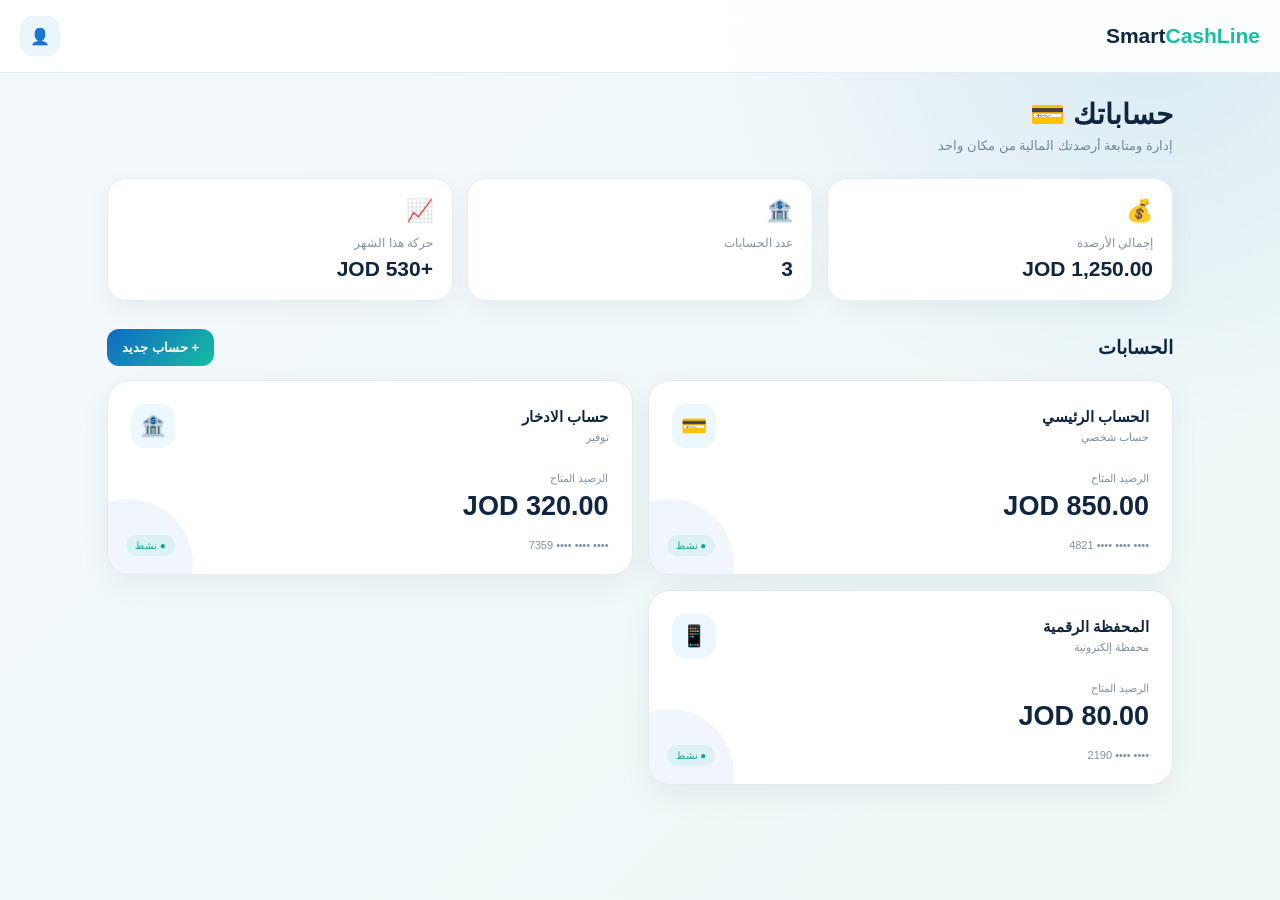
<file: templates/templates/accounts.html>
<!DOCTYPE html>
<html lang="ar" dir="rtl">
<head>
    <meta charset="UTF-8">
    <meta name="viewport" content="width=device-width, initial-scale=1.0">

    <title>SmartCashLine | الحسابات</title>

    <style>
        * {
            box-sizing: border-box;
            margin: 0;
            padding: 0;
        }

        body {
            font-family: Arial, Tahoma, sans-serif;
            background:
                radial-gradient(circle at 90% 0%, rgba(18,104,196,.10), transparent 30%),
                linear-gradient(135deg, #f3f8fc, #eef8f6);
            color: #10253f;
            min-height: 100vh;
        }

        .header {
            background: rgba(255,255,255,.88);
            border-bottom: 1px solid #e5edf4;
            padding: 16px 20px;
            display: flex;
            align-items: center;
            justify-content: space-between;
            position: sticky;
            top: 0;
            z-index: 10;
            backdrop-filter: blur(15px);
        }

        .logo {
            font-size: 21px;
            font-weight: 900;
        }

        .logo span {
            color: #16bfa2;
        }

        .profile {
            width: 40px;
            height: 40px;
            border-radius: 13px;
            background: #eaf5fb;
            display: flex;
            align-items: center;
            justify-content: center;
        }

        .container {
            max-width: 1100px;
            margin: auto;
            padding: 25px 17px 100px;
        }

        .top {
            margin-bottom: 25px;
        }

        .top h1 {
            font-size: 28px;
            margin-bottom: 7px;
        }

        .top p {
            color: #73869a;
            font-size: 13px;
        }

        .summary {
            display: grid;
            grid-template-columns: repeat(3, 1fr);
            gap: 14px;
            margin-bottom: 28px;
        }

        .summary-card {
            background: white;
            border: 1px solid #e5edf4;
            border-radius: 19px;
            padding: 19px;
            box-shadow: 0 8px 25px rgba(24,55,88,.05);
        }

        .summary-icon {
            font-size: 22px;
            margin-bottom: 12px;
        }

        .summary-title {
            color: #8091a2;
            font-size: 12px;
            margin-bottom: 7px;
        }

        .summary-value {
            font-size: 21px;
            font-weight: 800;
        }

        .accounts-title {
            display: flex;
            justify-content: space-between;
            align-items: center;
            margin-bottom: 14px;
        }

        .accounts-title h2 {
            font-size: 19px;
        }

        .add-btn {
            border: 0;
            background: linear-gradient(135deg, #1268c4, #16bda2);
            color: white;
            border-radius: 12px;
            padding: 11px 15px;
            font-weight: 700;
            cursor: pointer;
        }

        .accounts {
            display: grid;
            grid-template-columns: repeat(2, 1fr);
            gap: 15px;
        }

        .account {
            position: relative;
            overflow: hidden;
            background: white;
            border: 1px solid #e3ebf2;
            border-radius: 22px;
            padding: 23px;
            min-height: 190px;
            box-shadow: 0 10px 30px rgba(24,55,88,.06);
        }

        .account::after {
            content: "";
            position: absolute;
            width: 130px;
            height: 130px;
            border-radius: 50%;
            background: rgba(18,104,196,.06);
            left: -45px;
            bottom: -55px;
        }

        .account-header {
            display: flex;
            justify-content: space-between;
            align-items: center;
            margin-bottom: 24px;
        }

        .account-name {
            font-weight: 800;
            font-size: 15px;
        }

        .account-type {
            color: #7d8fa1;
            font-size: 11px;
            margin-top: 5px;
        }

        .account-icon {
            width: 44px;
            height: 44px;
            border-radius: 14px;
            background: #edf7ff;
            display: flex;
            align-items: center;
            justify-content: center;
            font-size: 21px;
        }

        .account-balance-label {
            color: #8495a5;
            font-size: 11px;
            margin-bottom: 6px;
        }

        .account-balance {
            font-size: 27px;
            font-weight: 900;
            margin-bottom: 17px;
        }

        .account-number {
            color: #8192a2;
            font-size: 11px;
        }

        .status {
            position: absolute;
            left: 18px;
            bottom: 18px;
            font-size: 10px;
            color: #13a989;
            background: #e9faf5;
            padding: 5px 9px;
            border-radius: 20px;
        }

        .bottom-nav {
            position: fixed;
            bottom: 0;
            left: 0;
            right: 0;
            height: 67px;
            background: rgba(255,255,255,.94);
            border-top: 1px solid #e4ebf1;
            display: flex;
            align-items: center;
            justify-content: space-around;
            z-index: 20;
            backdrop-filter: blur(15px);
        }

        .bottom-nav a {
            text-decoration: none;
            color: #8292a2;
            font-size: 10px;
            text-align: center;
        }

        .bottom-nav a.active {
            color: #1268c4;
            font-weight: 700;
        }

        .bottom-nav div {
            font-size: 19px;
            margin-bottom: 3px;
        }

        @media (max-width: 700px) {

            .summary {
                grid-template-columns: 1fr 1fr;
            }

            .summary-card:last-child {
                grid-column: span 2;
            }

            .accounts {
                grid-template-columns: 1fr;
            }
        }

        @media (min-width: 800px) {

            .bottom-nav {
                display: none;
            }
        }

        @media (max-width: 380px) {

            .container {
                padding-left: 13px;
                padding-right: 13px;
            }

            .summary-card {
                padding: 15px;
            }

            .summary-value {
                font-size: 18px;
            }

            .account {
                padding: 19px;
            }
        }
    </style>
</head>

<body>

<header class="header">

    <div class="logo">
        Smart<span>CashLine</span>
    </div>

    <div class="profile">
        👤
    </div>

</header>


<main class="container">

    <section class="top">

        <h1>حساباتك 💳</h1>

        <p>
            إدارة ومتابعة أرصدتك المالية من مكان واحد
        </p>

    </section>


    <section class="summary">

        <div class="summary-card">

            <div class="summary-icon">💰</div>

            <div class="summary-title">
                إجمالي الأرصدة
            </div>

            <div class="summary-value">
                1,250.00 JOD
            </div>

        </div>


        <div class="summary-card">

            <div class="summary-icon">🏦</div>

            <div class="summary-title">
                عدد الحسابات
            </div>

            <div class="summary-value">
                3
            </div>

        </div>


        <div class="summary-card">

            <div class="summary-icon">📈</div>

            <div class="summary-title">
                حركة هذا الشهر
            </div>

            <div class="summary-value">
                +530 JOD
            </div>

        </div>

    </section>


    <div class="accounts-title">

        <h2>
            الحسابات
        </h2>

        <button class="add-btn" onclick="addAccount()">
            + حساب جديد
        </button>

    </div>


    <section class="accounts">


        <article class="account">

            <div class="account-header">

                <div>
                    <div class="account-name">
                        الحساب الرئيسي
                    </div>

                    <div class="account-type">
                        حساب شخصي
                    </div>
                </div>

                <div class="account-icon">
                    💳
                </div>

            </div>

            <div class="account-balance-label">
                الرصيد المتاح
            </div>

            <div class="account-balance">
                850.00 JOD
            </div>

            <div class="account-number">
                •••• •••• •••• 4821
            </div>

            <div class="status">
                ● نشط
            </div>

        </article>


        <article class="account">

            <div class="account-header">

                <div>
                    <div class="account-name">
                        حساب الادخار
                    </div>

                    <div class="account-type">
                        توفير
                    </div>
                </div>

                <div class="account-icon">
                    🏦
                </div>

            </div>

            <div class="account-balance-label">
                الرصيد المتاح
            </div>

            <div class="account-balance">
                320.00 JOD
            </div>

            <div class="account-number">
                •••• •••• •••• 7359
            </div>

            <div class="status">
                ● نشط
            </div>

        </article>


        <article class="account">

            <div class="account-header">

                <div>
                    <div class="account-name">
                        المحفظة الرقمية
                    </div>

                    <div class="account-type">
                        محفظة إلكترونية
                    </div>
                </div>

                <div class="account-icon">
                    📱
                </div>

            </div>

            <div class="account-balance-label">
                الرصيد المتاح
            </div>

            <div class="account-balance">
                80.00 JOD
            </div>

            <div class="account-number">
                •••• •••• 2190
            </div>

            <div class="status">
                ● نشط
            </div>

        </article>


    </section>

</main>


<nav class="bottom-nav">

    <a href="/dashboard">
        <div>📊</div>
        الرئيسية
    </a>

    <a href="/accounts" class="active">
        <div>💰</div>
        الحسابات
    </a>

    <a href="/transfers">
        <div>💸</div>
        التحويل
    </a>

    <a href="/transactions">
        <div>📋</div>
        العمليات
    </a>

    <a href="/settings">
        <div>⚙️</div>
        الإعدادات
    </a>

</nav>


<script>

function addAccount() {
    alert("سيتم تفعيل إضافة الحسابات عند ربط قاعدة البيانات.");
}

</script>

</body>
</html>
</file>
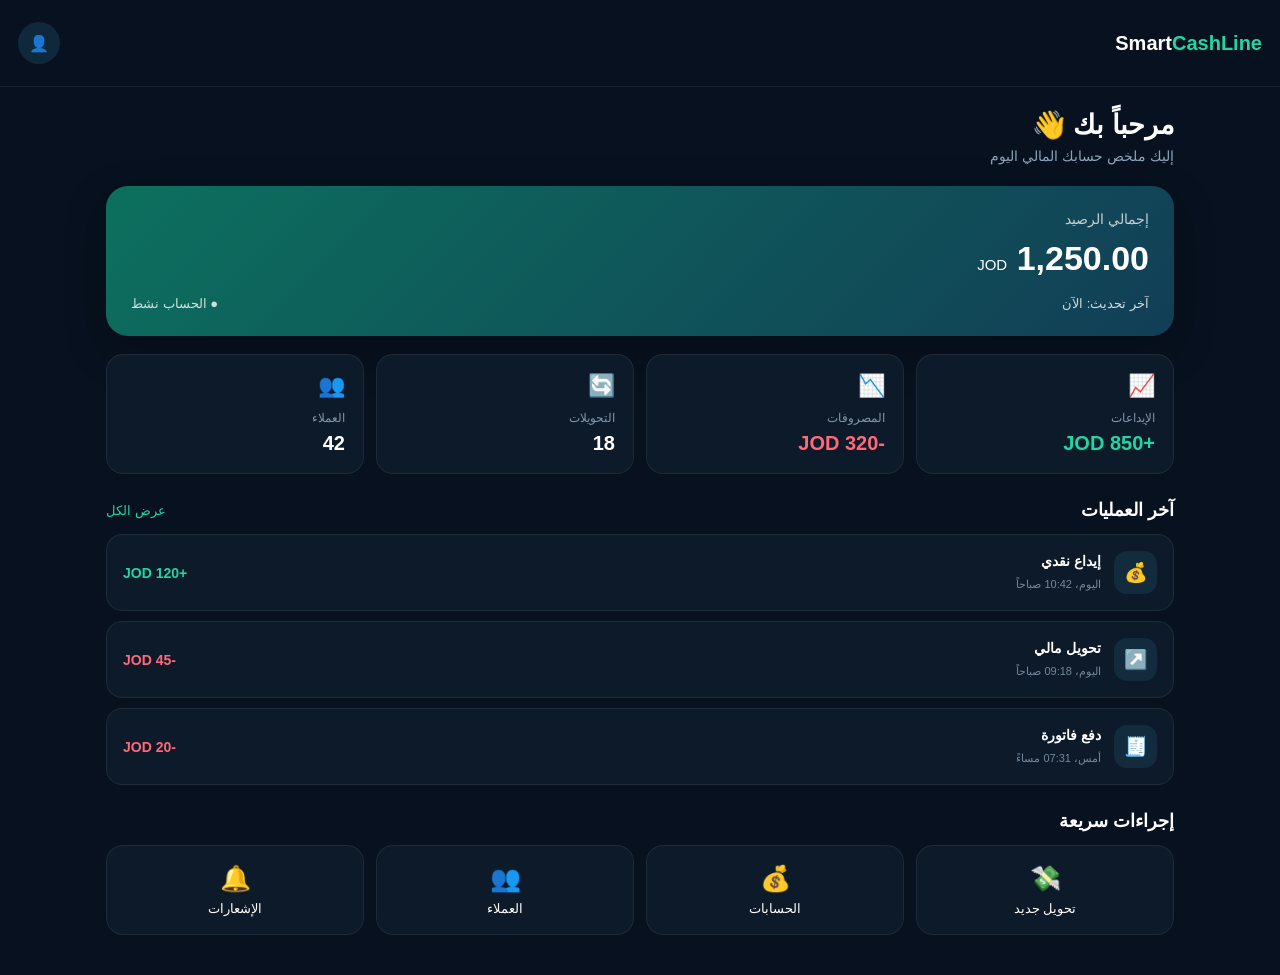
<file: templates/templates/dashboard.html>
<!DOCTYPE html>
<html lang="ar" dir="rtl">
<head>
    <meta charset="UTF-8">
    <meta name="viewport" content="width=device-width, initial-scale=1.0">
    <title>SmartCashLine | لوحة التحكم</title>

    <style>
        * {
            box-sizing: border-box;
            margin: 0;
            padding: 0;
        }

        body {
            font-family: Arial, sans-serif;
            background: #07111f;
            color: #ffffff;
            min-height: 100vh;
        }

        .header {
            padding: 22px 18px;
            display: flex;
            justify-content: space-between;
            align-items: center;
            border-bottom: 1px solid rgba(255,255,255,.08);
        }

        .logo {
            font-size: 20px;
            font-weight: 800;
        }

        .logo span {
            color: #20d6a3;
        }

        .user {
            width: 42px;
            height: 42px;
            border-radius: 50%;
            background: #10283b;
            display: flex;
            align-items: center;
            justify-content: center;
        }

        .container {
            padding: 22px 16px 40px;
            max-width: 1100px;
            margin: auto;
        }

        .welcome {
            margin-bottom: 22px;
        }

        .welcome h1 {
            font-size: 27px;
            margin-bottom: 7px;
        }

        .welcome p {
            color: #8ea3b8;
            font-size: 14px;
        }

        .balance-card {
            background: linear-gradient(135deg, #0c705e, #123e56);
            border-radius: 22px;
            padding: 25px;
            margin-bottom: 18px;
            box-shadow: 0 15px 40px rgba(0,0,0,.25);
        }

        .balance-title {
            color: rgba(255,255,255,.75);
            font-size: 14px;
            margin-bottom: 12px;
        }

        .balance {
            font-size: 34px;
            font-weight: 800;
            margin-bottom: 18px;
        }

        .balance small {
            font-size: 15px;
            font-weight: normal;
        }

        .balance-info {
            display: flex;
            justify-content: space-between;
            color: rgba(255,255,255,.8);
            font-size: 13px;
        }

        .stats {
            display: grid;
            grid-template-columns: repeat(2, 1fr);
            gap: 12px;
            margin-bottom: 25px;
        }

        .stat {
            background: #0c1a2a;
            border: 1px solid rgba(255,255,255,.07);
            border-radius: 17px;
            padding: 18px;
        }

        .stat-icon {
            font-size: 22px;
            margin-bottom: 12px;
        }

        .stat-title {
            color: #8297aa;
            font-size: 12px;
            margin-bottom: 7px;
        }

        .stat-value {
            font-size: 20px;
            font-weight: bold;
        }

        .section {
            margin-top: 25px;
        }

        .section-header {
            display: flex;
            justify-content: space-between;
            align-items: center;
            margin-bottom: 13px;
        }

        .section-header h2 {
            font-size: 18px;
        }

        .section-header a {
            color: #20d6a3;
            text-decoration: none;
            font-size: 13px;
        }

        .transaction {
            background: #0c1a2a;
            border: 1px solid rgba(255,255,255,.07);
            padding: 16px;
            border-radius: 16px;
            margin-bottom: 10px;
            display: flex;
            align-items: center;
            gap: 13px;
        }

        .transaction-icon {
            width: 43px;
            height: 43px;
            border-radius: 13px;
            background: #132c3d;
            display: flex;
            align-items: center;
            justify-content: center;
            font-size: 19px;
        }

        .transaction-info {
            flex: 1;
        }

        .transaction-info strong {
            display: block;
            font-size: 14px;
            margin-bottom: 5px;
        }

        .transaction-info span {
            color: #75899c;
            font-size: 11px;
        }

        .amount {
            font-weight: bold;
            font-size: 14px;
        }

        .positive {
            color: #20d6a3;
        }

        .negative {
            color: #ff6978;
        }

        .actions {
            display: grid;
            grid-template-columns: repeat(2, 1fr);
            gap: 12px;
        }

        .action {
            text-decoration: none;
            color: white;
            background: #0c1a2a;
            border: 1px solid rgba(255,255,255,.07);
            border-radius: 17px;
            padding: 18px;
            text-align: center;
            transition: .2s;
        }

        .action:hover {
            transform: translateY(-2px);
            border-color: #20d6a3;
        }

        .action-icon {
            font-size: 25px;
            margin-bottom: 8px;
        }

        .action span {
            display: block;
            font-size: 13px;
        }

        .bottom-nav {
            position: fixed;
            bottom: 0;
            left: 0;
            right: 0;
            height: 68px;
            background: rgba(7,17,31,.96);
            border-top: 1px solid rgba(255,255,255,.08);
            display: flex;
            justify-content: space-around;
            align-items: center;
            backdrop-filter: blur(15px);
        }

        .bottom-nav a {
            color: #72879a;
            text-decoration: none;
            text-align: center;
            font-size: 11px;
        }

        .bottom-nav a.active {
            color: #20d6a3;
        }

        .bottom-nav div {
            font-size: 20px;
            margin-bottom: 3px;
        }

        @media (min-width: 700px) {
            .stats {
                grid-template-columns: repeat(4, 1fr);
            }

            .actions {
                grid-template-columns: repeat(4, 1fr);
            }

            .bottom-nav {
                display: none;
            }
        }
    </style>
</head>

<body>

<header class="header">
    <div class="logo">
        Smart<span>CashLine</span>
    </div>

    <div class="user">
        👤
    </div>
</header>

<main class="container">

    <div class="welcome">
        <h1>مرحباً بك 👋</h1>
        <p>إليك ملخص حسابك المالي اليوم</p>
    </div>

    <section class="balance-card">
        <div class="balance-title">إجمالي الرصيد</div>

        <div class="balance">
            1,250.00 <small>JOD</small>
        </div>

        <div class="balance-info">
            <span>آخر تحديث: الآن</span>
            <span>● الحساب نشط</span>
        </div>
    </section>

    <section class="stats">

        <div class="stat">
            <div class="stat-icon">📈</div>
            <div class="stat-title">الإيداعات</div>
            <div class="stat-value positive">+850 JOD</div>
        </div>

        <div class="stat">
            <div class="stat-icon">📉</div>
            <div class="stat-title">المصروفات</div>
            <div class="stat-value negative">-320 JOD</div>
        </div>

        <div class="stat">
            <div class="stat-icon">🔄</div>
            <div class="stat-title">التحويلات</div>
            <div class="stat-value">18</div>
        </div>

        <div class="stat">
            <div class="stat-icon">👥</div>
            <div class="stat-title">العملاء</div>
            <div class="stat-value">42</div>
        </div>

    </section>

    <section class="section">

        <div class="section-header">
            <h2>آخر العمليات</h2>
            <a href="/transactions">عرض الكل</a>
        </div>

        <div class="transaction">
            <div class="transaction-icon">💰</div>

            <div class="transaction-info">
                <strong>إيداع نقدي</strong>
                <span>اليوم، 10:42 صباحاً</span>
            </div>

            <div class="amount positive">+120 JOD</div>
        </div>

        <div class="transaction">
            <div class="transaction-icon">↗️</div>

            <div class="transaction-info">
                <strong>تحويل مالي</strong>
                <span>اليوم، 09:18 صباحاً</span>
            </div>

            <div class="amount negative">-45 JOD</div>
        </div>

        <div class="transaction">
            <div class="transaction-icon">🧾</div>

            <div class="transaction-info">
                <strong>دفع فاتورة</strong>
                <span>أمس، 07:31 مساءً</span>
            </div>

            <div class="amount negative">-20 JOD</div>
        </div>

    </section>

    <section class="section">

        <div class="section-header">
            <h2>إجراءات سريعة</h2>
        </div>

        <div class="actions">

            <a href="/transfers" class="action">
                <div class="action-icon">💸</div>
                <span>تحويل جديد</span>
            </a>

            <a href="/accounts" class="action">
                <div class="action-icon">💰</div>
                <span>الحسابات</span>
            </a>

            <a href="/customers" class="action">
                <div class="action-icon">👥</div>
                <span>العملاء</span>
            </a>

            <a href="/notifications" class="action">
                <div class="action-icon">🔔</div>
                <span>الإشعارات</span>
            </a>

        </div>

    </section>

</main>

<nav class="bottom-nav">

    <a href="/dashboard" class="active">
        <div>📊</div>
        الرئيسية
    </a>

    <a href="/accounts">
        <div>💰</div>
        الحسابات
    </a>

    <a href="/transfers">
        <div>💸</div>
        التحويل
    </a>

    <a href="/transactions">
        <div>📋</div>
        العمليات
    </a>

    <a href="/settings">
        <div>⚙️</div>
        الإعدادات
    </a>

</nav>

</body>
</html>
</file>
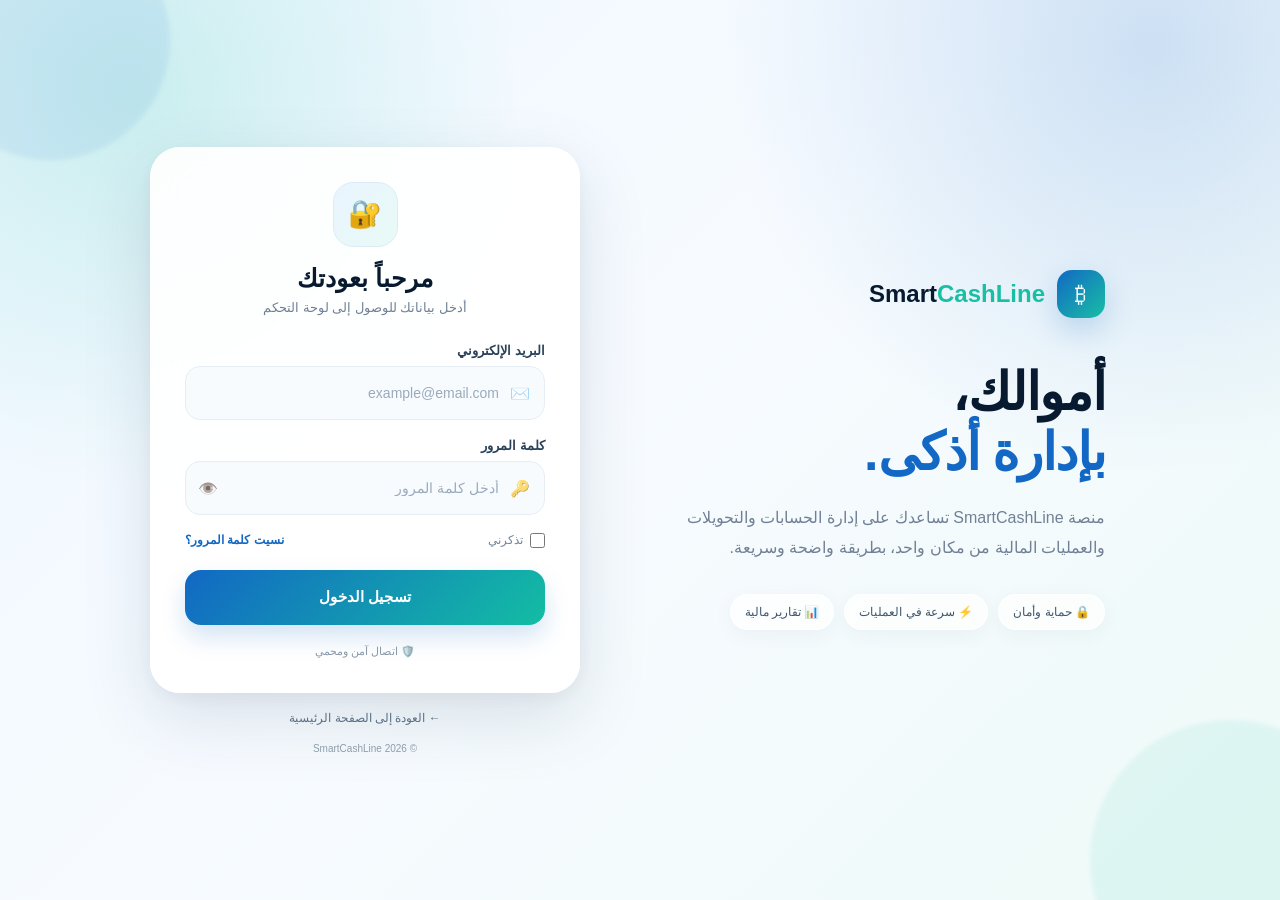
<file: templates/templates/login.html>
<!DOCTYPE html>
<html lang="ar" dir="rtl">
<head>
    <meta charset="UTF-8">
    <meta name="viewport" content="width=device-width, initial-scale=1.0">

    <title>SmartCashLine | تسجيل الدخول</title>

    <style>
        :root {
            --navy: #071a2f;
            --blue: #1268c4;
            --cyan: #18bfa5;
            --text: #10253f;
            --muted: #718096;
            --white: #ffffff;
            --border: #e6edf5;
        }

        * {
            box-sizing: border-box;
            margin: 0;
            padding: 0;
        }

        body {
            min-height: 100vh;
            font-family: Arial, "Tahoma", sans-serif;
            color: var(--text);
            background:
                radial-gradient(circle at 10% 10%, rgba(24,191,165,.18), transparent 28%),
                radial-gradient(circle at 90% 5%, rgba(18,104,196,.18), transparent 30%),
                linear-gradient(135deg, #eef7ff 0%, #f7fbff 48%, #eefaf8 100%);
            display: flex;
            align-items: center;
            justify-content: center;
            padding: 25px;
            overflow-x: hidden;
        }

        /* زخارف الخلفية */

        body::before,
        body::after {
            content: "";
            position: fixed;
            border-radius: 50%;
            filter: blur(2px);
            pointer-events: none;
            z-index: 0;
        }

        body::before {
            width: 240px;
            height: 240px;
            background: rgba(18,104,196,.08);
            top: -80px;
            left: -70px;
        }

        body::after {
            width: 280px;
            height: 280px;
            background: rgba(24,191,165,.08);
            bottom: -100px;
            right: -90px;
        }

        .page {
            position: relative;
            z-index: 1;
            width: 100%;
            max-width: 980px;
            display: grid;
            grid-template-columns: 1fr 430px;
            gap: 35px;
            align-items: center;
        }

        /* الجانب التعريفي */

        .intro {
            padding: 25px;
        }

        .brand {
            display: flex;
            align-items: center;
            gap: 12px;
            margin-bottom: 45px;
        }

        .brand-icon {
            width: 48px;
            height: 48px;
            border-radius: 15px;
            background: linear-gradient(135deg, var(--blue), var(--cyan));
            color: white;
            display: flex;
            align-items: center;
            justify-content: center;
            font-size: 23px;
            box-shadow: 0 12px 30px rgba(18,104,196,.22);
        }

        .brand-name {
            font-size: 24px;
            font-weight: 900;
            color: var(--navy);
        }

        .brand-name span {
            color: var(--cyan);
        }

        .intro h2 {
            font-size: clamp(34px, 5vw, 52px);
            line-height: 1.15;
            color: var(--navy);
            margin-bottom: 20px;
            letter-spacing: -1px;
        }

        .intro h2 span {
            color: var(--blue);
        }

        .intro p {
            max-width: 500px;
            color: var(--muted);
            font-size: 16px;
            line-height: 1.9;
        }

        .features {
            margin-top: 30px;
            display: flex;
            flex-wrap: wrap;
            gap: 10px;
        }

        .feature {
            background: rgba(255,255,255,.75);
            border: 1px solid rgba(255,255,255,.9);
            padding: 10px 14px;
            border-radius: 50px;
            color: #40566d;
            font-size: 12px;
            box-shadow: 0 5px 20px rgba(31,61,90,.05);
        }

        /* بطاقة الدخول */

        .login-card {
            background: rgba(255,255,255,.92);
            border: 1px solid rgba(255,255,255,.95);
            border-radius: 30px;
            padding: 34px;
            box-shadow:
                0 25px 70px rgba(24,55,88,.13),
                0 5px 20px rgba(24,55,88,.05);
            backdrop-filter: blur(20px);
        }

        .card-top {
            text-align: center;
            margin-bottom: 28px;
        }

        .login-icon {
            width: 65px;
            height: 65px;
            margin: 0 auto 17px;
            border-radius: 20px;
            background: linear-gradient(135deg, #e9f5ff, #e8faf6);
            border: 1px solid #dcecf7;
            display: flex;
            align-items: center;
            justify-content: center;
            font-size: 27px;
        }

        .card-top h1 {
            color: var(--navy);
            font-size: 25px;
            margin-bottom: 7px;
        }

        .card-top p {
            color: var(--muted);
            font-size: 13px;
        }

        .field {
            margin-bottom: 18px;
        }

        .field label {
            display: block;
            margin-bottom: 8px;
            color: #294159;
            font-size: 13px;
            font-weight: 700;
        }

        .input-box {
            position: relative;
        }

        .input-box .icon {
            position: absolute;
            right: 15px;
            top: 50%;
            transform: translateY(-50%);
            font-size: 16px;
            opacity: .65;
        }

        input {
            width: 100%;
            height: 54px;
            border: 1px solid var(--border);
            background: #f8fbfe;
            border-radius: 15px;
            padding: 0 45px 0 48px;
            color: var(--text);
            font-size: 14px;
            outline: none;
            transition: .2s;
        }

        input::placeholder {
            color: #9aaabd;
        }

        input:focus {
            background: white;
            border-color: #56b8d9;
            box-shadow: 0 0 0 4px rgba(24,191,165,.08);
        }

        .password-toggle {
            position: absolute;
            left: 13px;
            top: 50%;
            transform: translateY(-50%);
            border: 0;
            background: transparent;
            cursor: pointer;
            font-size: 16px;
            opacity: .65;
        }

        .options {
            display: flex;
            justify-content: space-between;
            align-items: center;
            margin: 4px 0 22px;
        }

        .remember {
            display: flex;
            align-items: center;
            gap: 7px;
            color: #73849a;
            font-size: 12px;
        }

        .remember input {
            width: 15px;
            height: 15px;
            padding: 0;
            accent-color: var(--cyan);
        }

        .forgot {
            color: var(--blue);
            text-decoration: none;
            font-size: 12px;
            font-weight: 700;
        }

        .login-btn {
            width: 100%;
            height: 55px;
            border: 0;
            border-radius: 16px;
            cursor: pointer;
            color: white;
            font-size: 15px;
            font-weight: 800;
            background: linear-gradient(135deg, #1268c4, #13bda3);
            box-shadow: 0 12px 25px rgba(18,104,196,.18);
            transition: .2s;
        }

        .login-btn:hover {
            transform: translateY(-2px);
            box-shadow: 0 15px 30px rgba(18,104,196,.24);
        }

        .login-btn:active {
            transform: translateY(0);
        }

        .security {
            display: flex;
            justify-content: center;
            align-items: center;
            gap: 6px;
            margin-top: 20px;
            color: #8a99a9;
            font-size: 11px;
        }

        .back {
            display: block;
            text-align: center;
            color: #60758a;
            text-decoration: none;
            font-size: 12px;
            margin-top: 18px;
        }

        .back:hover {
            color: var(--blue);
        }

        .footer {
            text-align: center;
            color: #91a0ae;
            font-size: 10px;
            margin-top: 18px;
        }

        @media (max-width: 800px) {

            body {
                padding: 18px;
            }

            .page {
                display: block;
                max-width: 480px;
            }

            .intro {
                padding: 5px 5px 25px;
                text-align: center;
            }

            .brand {
                justify-content: center;
                margin-bottom: 25px;
            }

            .intro h2 {
                font-size: 31px;
                margin-bottom: 10px;
            }

            .intro p {
                font-size: 13px;
                line-height: 1.7;
            }

            .features {
                justify-content: center;
                margin-top: 18px;
            }

            .login-card {
                padding: 27px 21px;
                border-radius: 25px;
            }
        }

        @media (max-width: 380px) {

            .intro h2 {
                font-size: 27px;
            }

            .features {
                display: none;
            }

            .login-card {
                padding: 23px 17px;
            }
        }
    </style>
</head>

<body>

<div class="page">

    <!-- التعريف -->

    <section class="intro">

        <div class="brand">
            <div class="brand-icon">₿</div>

            <div class="brand-name">
                Smart<span>CashLine</span>
            </div>
        </div>

        <h2>
            أموالك،
            <br>
            <span>بإدارة أذكى.</span>
        </h2>

        <p>
            منصة SmartCashLine تساعدك على إدارة الحسابات
            والتحويلات والعمليات المالية من مكان واحد،
            بطريقة واضحة وسريعة.
        </p>

        <div class="features">
            <div class="feature">🔒 حماية وأمان</div>
            <div class="feature">⚡ سرعة في العمليات</div>
            <div class="feature">📊 تقارير مالية</div>
        </div>

    </section>


    <!-- تسجيل الدخول -->

    <section>

        <div class="login-card">

            <div class="card-top">

                <div class="login-icon">
                    🔐
                </div>

                <h1>مرحباً بعودتك</h1>

                <p>
                    أدخل بياناتك للوصول إلى لوحة التحكم
                </p>

            </div>


            <form onsubmit="login(event)">

                <div class="field">

                    <label for="email">
                        البريد الإلكتروني
                    </label>

                    <div class="input-box">

                        <span class="icon">✉️</span>

                        <input
                            id="email"
                            type="email"
                            placeholder="example@email.com"
                            required
                        >

                    </div>

                </div>


                <div class="field">

                    <label for="password">
                        كلمة المرور
                    </label>

                    <div class="input-box">

                        <span class="icon">🔑</span>

                        <input
                            id="password"
                            type="password"
                            placeholder="أدخل كلمة المرور"
                            required
                        >

                        <button
                            type="button"
                            class="password-toggle"
                            onclick="togglePassword()"
                            id="eye"
                        >👁️</button>

                    </div>

                </div>


                <div class="options">

                    <label class="remember">

                        <input type="checkbox">

                        تذكرني

                    </label>

                    <a href="#" class="forgot">
                        نسيت كلمة المرور؟
                    </a>

                </div>


                <button
                    type="submit"
                    class="login-btn"
                >
                    تسجيل الدخول
                </button>

            </form>


            <div class="security">
                🛡️ اتصال آمن ومحمي
            </div>

        </div>


        <a href="/" class="back">
            ← العودة إلى الصفحة الرئيسية
        </a>

        <div class="footer">
            © 2026 SmartCashLine
        </div>

    </section>

</div>


<script>

function togglePassword() {

    const password = document.getElementById("password");
    const eye = document.getElementById("eye");

    if (password.type === "password") {

        password.type = "text";
        eye.textContent = "🙈";

    } else {

        password.type = "password";
        eye.textContent = "👁️";

    }
}


function login(event) {

    event.preventDefault();

    window.location.href = "/dashboard";

}

</script>

</body>
</html>
</file>
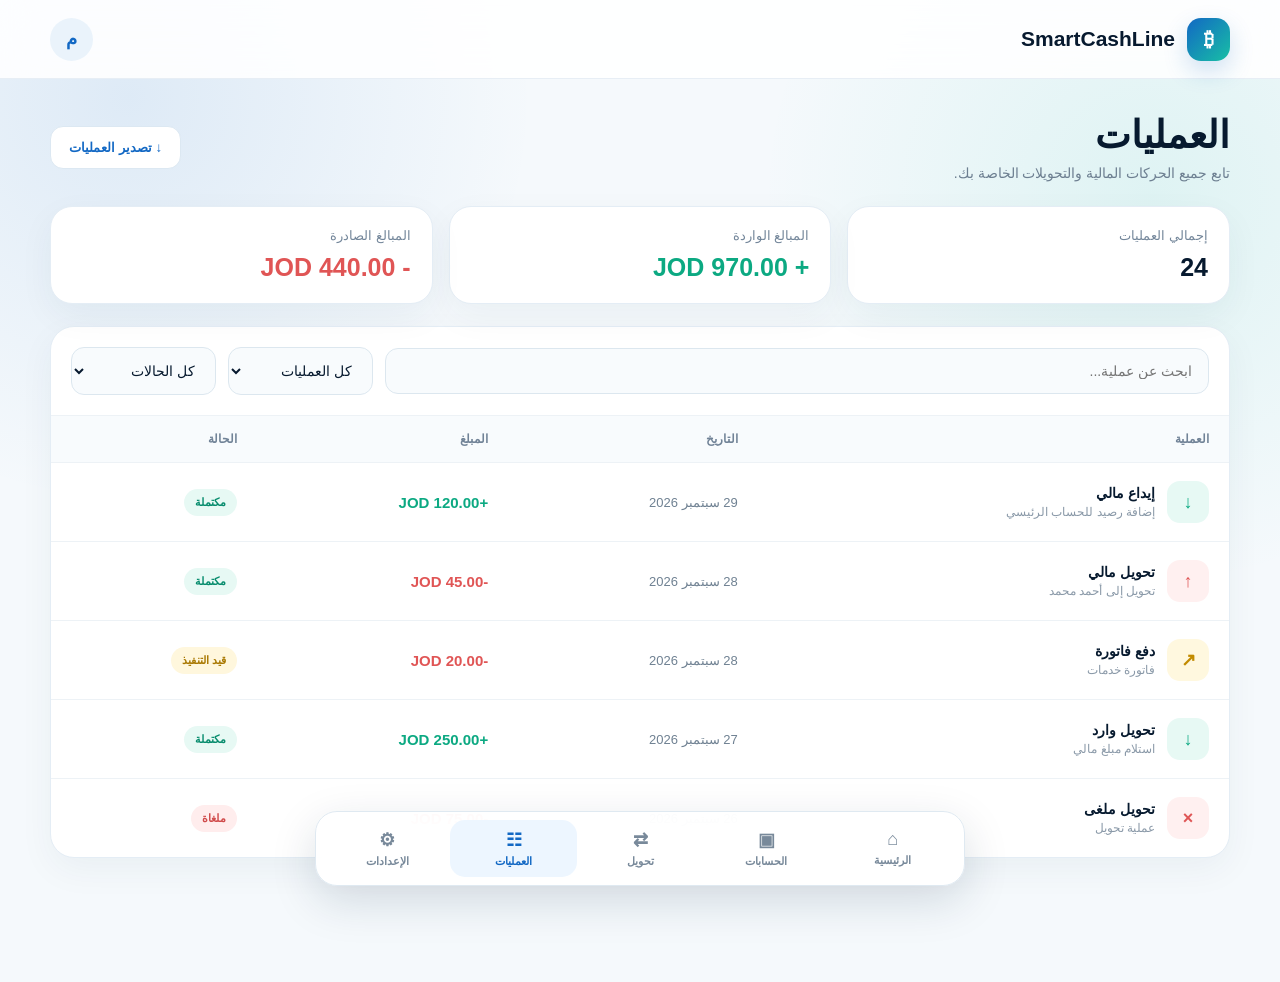
<file: templates/templates/transactions.html>
<!DOCTYPE html>
<html lang="ar" dir="rtl">
<head>
    <meta charset="UTF-8">
    <meta name="viewport" content="width=device-width, initial-scale=1.0">

    <title>العمليات | SmartCashLine</title>

    <style>
        * {
            box-sizing: border-box;
            margin: 0;
            padding: 0;
        }

        body {
            font-family: Arial, Tahoma, sans-serif;
            background:
                radial-gradient(circle at 10% 10%, rgba(18, 104, 196, .10), transparent 28%),
                radial-gradient(circle at 90% 20%, rgba(24, 191, 165, .10), transparent 28%),
                #f5f9fc;
            color: #071a2f;
            min-height: 100vh;
            padding-bottom: 90px;
        }

        a {
            text-decoration: none;
            color: inherit;
        }

        .container {
            width: min(1180px, calc(100% - 32px));
            margin: auto;
        }

        /* Header */
        header {
            background: rgba(255,255,255,.88);
            backdrop-filter: blur(18px);
            border-bottom: 1px solid #e7eef5;
            position: sticky;
            top: 0;
            z-index: 20;
        }

        .header-inner {
            min-height: 78px;
            display: flex;
            align-items: center;
            justify-content: space-between;
            gap: 20px;
        }

        .brand {
            display: flex;
            align-items: center;
            gap: 12px;
            font-weight: 900;
            font-size: 21px;
        }

        .logo {
            width: 43px;
            height: 43px;
            border-radius: 14px;
            display: grid;
            place-items: center;
            color: white;
            font-size: 20px;
            background: linear-gradient(135deg, #1268c4, #18bfa5);
            box-shadow: 0 10px 25px rgba(18,104,196,.20);
        }

        .profile {
            width: 43px;
            height: 43px;
            border-radius: 50%;
            display: grid;
            place-items: center;
            background: #eaf3fb;
            color: #1268c4;
            font-size: 18px;
            font-weight: bold;
        }

        /* Page */
        .page {
            padding: 34px 0;
        }

        .title-row {
            display: flex;
            justify-content: space-between;
            align-items: center;
            gap: 20px;
            margin-bottom: 25px;
        }

        .title-row h1 {
            font-size: clamp(27px, 5vw, 38px);
            margin-bottom: 8px;
        }

        .title-row p {
            color: #6d7f91;
            font-size: 14px;
        }

        .export-btn {
            border: 0;
            background: white;
            color: #1268c4;
            padding: 13px 18px;
            border-radius: 13px;
            font-weight: 800;
            cursor: pointer;
            border: 1px solid #dce8f2;
        }

        /* Stats */
        .stats {
            display: grid;
            grid-template-columns: repeat(3, 1fr);
            gap: 16px;
            margin-bottom: 22px;
        }

        .stat {
            background: white;
            border: 1px solid #e4edf5;
            border-radius: 22px;
            padding: 21px;
            box-shadow: 0 12px 35px rgba(16,50,80,.05);
        }

        .stat-label {
            color: #73869a;
            font-size: 13px;
            margin-bottom: 10px;
        }

        .stat-value {
            font-size: 25px;
            font-weight: 900;
        }

        .positive {
            color: #0ca982;
        }

        .negative {
            color: #e05555;
        }

        /* Main card */
        .card {
            background: white;
            border: 1px solid #e4edf5;
            border-radius: 24px;
            box-shadow: 0 12px 35px rgba(16,50,80,.05);
            overflow: hidden;
        }

        .toolbar {
            padding: 20px;
            display: flex;
            gap: 12px;
            align-items: center;
            border-bottom: 1px solid #edf2f6;
            flex-wrap: wrap;
        }

        .search {
            flex: 1;
            min-width: 220px;
            position: relative;
        }

        .search input {
            width: 100%;
            border: 1px solid #dce7ef;
            background: #f8fbfd;
            padding: 14px 16px;
            border-radius: 13px;
            outline: none;
            font-size: 14px;
            color: #071a2f;
        }

        .search input:focus {
            border-color: #1268c4;
            background: white;
        }

        select {
            border: 1px solid #dce7ef;
            background: #f8fbfd;
            padding: 14px 16px;
            border-radius: 13px;
            color: #071a2f;
            font-size: 14px;
            outline: none;
            min-width: 145px;
        }

        /* Table */
        .table-wrap {
            overflow-x: auto;
        }

        table {
            width: 100%;
            border-collapse: collapse;
            min-width: 760px;
        }

        th {
            background: #f8fbfd;
            color: #718397;
            font-size: 12px;
            font-weight: 800;
            padding: 16px 20px;
            text-align: right;
            white-space: nowrap;
        }

        td {
            padding: 18px 20px;
            border-top: 1px solid #edf2f6;
            font-size: 14px;
            white-space: nowrap;
        }

        tr:hover td {
            background: #fbfdff;
        }

        .transaction {
            display: flex;
            align-items: center;
            gap: 12px;
        }

        .tx-icon {
            width: 42px;
            height: 42px;
            border-radius: 13px;
            display: grid;
            place-items: center;
            font-size: 18px;
            font-weight: bold;
        }

        .tx-in {
            background: #e7f9f4;
            color: #0ca982;
        }

        .tx-out {
            background: #fff0f0;
            color: #df5555;
        }

        .tx-pending {
            background: #fff8df;
            color: #c28b00;
        }

        .tx-name {
            font-weight: 800;
            margin-bottom: 4px;
        }

        .tx-description {
            color: #8a99a8;
            font-size: 12px;
        }

        .amount {
            font-size: 15px;
            font-weight: 900;
        }

        .status {
            display: inline-flex;
            padding: 7px 11px;
            border-radius: 30px;
            font-size: 11px;
            font-weight: 800;
        }

        .completed {
            background: #e7f9f4;
            color: #078c6d;
        }

        .pending {
            background: #fff7dd;
            color: #a97800;
        }

        .cancelled {
            background: #ffeded;
            color: #d04a4a;
        }

        .date {
            color: #6f8192;
            font-size: 13px;
        }

        /* Mobile cards */
        .mobile-list {
            display: none;
        }

        .mobile-item {
            padding: 18px;
            border-bottom: 1px solid #edf2f6;
        }

        .mobile-top {
            display: flex;
            align-items: center;
            justify-content: space-between;
            gap: 12px;
        }

        .mobile-left {
            display: flex;
            align-items: center;
            gap: 11px;
        }

        .mobile-details {
            margin-top: 13px;
            display: flex;
            justify-content: space-between;
            color: #718397;
            font-size: 12px;
        }

        /* Bottom nav */
        .bottom-nav {
            position: fixed;
            bottom: 14px;
            left: 50%;
            transform: translateX(-50%);
            width: min(650px, calc(100% - 24px));
            background: rgba(255,255,255,.94);
            backdrop-filter: blur(18px);
            border: 1px solid #dfe9f1;
            box-shadow: 0 15px 45px rgba(11,43,70,.15);
            border-radius: 22px;
            padding: 8px;
            display: grid;
            grid-template-columns: repeat(5, 1fr);
            z-index: 50;
        }

        .nav-item {
            text-align: center;
            padding: 9px 4px;
            border-radius: 15px;
            color: #78899a;
            font-size: 11px;
            font-weight: 700;
        }

        .nav-item span {
            display: block;
            font-size: 18px;
            margin-bottom: 4px;
        }

        .nav-item.active {
            color: #1268c4;
            background: #edf6ff;
        }

        @media (max-width: 700px) {

            .container {
                width: min(100% - 20px, 1180px);
            }

            .page {
                padding: 25px 0;
            }

            .title-row {
                align-items: flex-start;
            }

            .export-btn {
                display: none;
            }

            .stats {
                grid-template-columns: 1fr;
            }

            .stats .stat {
                padding: 17px;
            }

            .toolbar {
                padding: 15px;
            }

            .search {
                min-width: 100%;
            }

            select {
                flex: 1;
            }

            .table-wrap {
                display: none;
            }

            .mobile-list {
                display: block;
            }

            .header-inner {
                min-height: 70px;
            }
        }
    </style>
</head>

<body>

<header>
    <div class="container header-inner">

        <a href="/dashboard" class="brand">
            <div class="logo">₿</div>
            <span>SmartCashLine</span>
        </a>

        <div class="profile">م</div>

    </div>
</header>

<main class="container page">

    <div class="title-row">
        <div>
            <h1>العمليات</h1>
            <p>تابع جميع الحركات المالية والتحويلات الخاصة بك.</p>
        </div>

        <button class="export-btn" onclick="exportData()">
            ↓ تصدير العمليات
        </button>
    </div>

    <!-- Stats -->

    <section class="stats">

        <div class="stat">
            <div class="stat-label">إجمالي العمليات</div>
            <div class="stat-value">24</div>
        </div>

        <div class="stat">
            <div class="stat-label">المبالغ الواردة</div>
            <div class="stat-value positive">+ 970.00 JOD</div>
        </div>

        <div class="stat">
            <div class="stat-label">المبالغ الصادرة</div>
            <div class="stat-value negative">- 440.00 JOD</div>
        </div>

    </section>

    <!-- Transactions -->

    <section class="card">

        <div class="toolbar">

            <div class="search">
                <input
                    type="text"
                    id="searchInput"
                    placeholder="ابحث عن عملية..."
                    oninput="filterTransactions()"
                >
            </div>

            <select id="typeFilter" onchange="filterTransactions()">
                <option value="all">كل العمليات</option>
                <option value="incoming">الواردة</option>
                <option value="outgoing">الصادرة</option>
            </select>

            <select id="statusFilter" onchange="filterTransactions()">
                <option value="all">كل الحالات</option>
                <option value="completed">مكتملة</option>
                <option value="pending">قيد التنفيذ</option>
                <option value="cancelled">ملغاة</option>
            </select>

        </div>

        <!-- Desktop -->

        <div class="table-wrap">

            <table>

                <thead>
                    <tr>
                        <th>العملية</th>
                        <th>التاريخ</th>
                        <th>المبلغ</th>
                        <th>الحالة</th>
                    </tr>
                </thead>

                <tbody id="transactionTable">

                    <tr data-type="incoming" data-status="completed">
                        <td>
                            <div class="transaction">
                                <div class="tx-icon tx-in">↓</div>
                                <div>
                                    <div class="tx-name">إيداع مالي</div>
                                    <div class="tx-description">إضافة رصيد للحساب الرئيسي</div>
                                </div>
                            </div>
                        </td>

                        <td class="date">29 سبتمبر 2026</td>

                        <td class="amount positive">+120.00 JOD</td>

                        <td>
                            <span class="status completed">مكتملة</span>
                        </td>
                    </tr>

                    <tr data-type="outgoing" data-status="completed">
                        <td>
                            <div class="transaction">
                                <div class="tx-icon tx-out">↑</div>
                                <div>
                                    <div class="tx-name">تحويل مالي</div>
                                    <div class="tx-description">تحويل إلى أحمد محمد</div>
                                </div>
                            </div>
                        </td>

                        <td class="date">28 سبتمبر 2026</td>

                        <td class="amount negative">-45.00 JOD</td>

                        <td>
                            <span class="status completed">مكتملة</span>
                        </td>
                    </tr>

                    <tr data-type="outgoing" data-status="pending">
                        <td>
                            <div class="transaction">
                                <div class="tx-icon tx-pending">↗</div>
                                <div>
                                    <div class="tx-name">دفع فاتورة</div>
                                    <div class="tx-description">فاتورة خدمات</div>
                                </div>
                            </div>
                        </td>

                        <td class="date">28 سبتمبر 2026</td>

                        <td class="amount negative">-20.00 JOD</td>

                        <td>
                            <span class="status pending">قيد التنفيذ</span>
                        </td>
                    </tr>

                    <tr data-type="incoming" data-status="completed">
                        <td>
                            <div class="transaction">
                                <div class="tx-icon tx-in">↓</div>
                                <div>
                                    <div class="tx-name">تحويل وارد</div>
                                    <div class="tx-description">استلام مبلغ مالي</div>
                                </div>
                            </div>
                        </td>

                        <td class="date">27 سبتمبر 2026</td>

                        <td class="amount positive">+250.00 JOD</td>

                        <td>
                            <span class="status completed">مكتملة</span>
                        </td>
                    </tr>

                    <tr data-type="outgoing" data-status="cancelled">
                        <td>
                            <div class="transaction">
                                <div class="tx-icon tx-out">×</div>
                                <div>
                                    <div class="tx-name">تحويل ملغى</div>
                                    <div class="tx-description">عملية تحويل</div>
                                </div>
                            </div>
                        </td>

                        <td class="date">26 سبتمبر 2026</td>

                        <td class="amount negative">-75.00 JOD</td>

                        <td>
                            <span class="status cancelled">ملغاة</span>
                        </td>
                    </tr>

                </tbody>

            </table>

        </div>

        <!-- Mobile -->

        <div class="mobile-list" id="mobileTransactions">

            <div class="mobile-item"
                 data-type="incoming"
                 data-status="completed">

                <div class="mobile-top">

                    <div class="mobile-left">
                        <div class="tx-icon tx-in">↓</div>

                        <div>
                            <div class="tx-name">إيداع مالي</div>
                            <div class="tx-description">
                                إضافة رصيد للحساب الرئيسي
                            </div>
                        </div>
                    </div>

                    <div class="amount positive">
                        +120.00
                    </div>

                </div>

                <div class="mobile-details">
                    <span>29 سبتمبر 2026</span>
                    <span class="status completed">مكتملة</span>
                </div>

            </div>


            <div class="mobile-item"
                 data-type="outgoing"
                 data-status="completed">

                <div class="mobile-top">

                    <div class="mobile-left">
                        <div class="tx-icon tx-out">↑</div>

                        <div>
                            <div class="tx-name">تحويل مالي</div>
                            <div class="tx-description">
                                تحويل إلى أحمد محمد
                            </div>
                        </div>
                    </div>

                    <div class="amount negative">
                        -45.00
                    </div>

                </div>

                <div class="mobile-details">
                    <span>28 سبتمبر 2026</span>
                    <span class="status completed">مكتملة</span>
                </div>

            </div>


            <div class="mobile-item"
                 data-type="outgoing"
                 data-status="pending">

                <div class="mobile-top">

                    <div class="mobile-left">
                        <div class="tx-icon tx-pending">↗</div>

                        <div>
                            <div class="tx-name">دفع فاتورة</div>
                            <div class="tx-description">
                                فاتورة خدمات
                            </div>
                        </div>
                    </div>

                    <div class="amount negative">
                        -20.00
                    </div>

                </div>

                <div class="mobile-details">
                    <span>28 سبتمبر 2026</span>
                    <span class="status pending">قيد التنفيذ</span>
                </div>

            </div>


            <div class="mobile-item"
                 data-type="incoming"
                 data-status="completed">

                <div class="mobile-top">

                    <div class="mobile-left">
                        <div class="tx-icon tx-in">↓</div>

                        <div>
                            <div class="tx-name">تحويل وارد</div>
                            <div class="tx-description">
                                استلام مبلغ مالي
                            </div>
                        </div>
                    </div>

                    <div class="amount positive">
                        +250.00
                    </div>

                </div>

                <div class="mobile-details">
                    <span>27 سبتمبر 2026</span>
                    <span class="status completed">مكتملة</span>
                </div>

            </div>

        </div>

    </section>

</main>


<!-- Bottom Navigation -->

<nav class="bottom-nav">

    <a href="/dashboard" class="nav-item">
        <span>⌂</span>
        الرئيسية
    </a>

    <a href="/accounts" class="nav-item">
        <span>▣</span>
        الحسابات
    </a>

    <a href="/transfers" class="nav-item">
        <span>⇄</span>
        تحويل
    </a>

    <a href="/transactions" class="nav-item active">
        <span>☷</span>
        العمليات
    </a>

    <a href="/settings" class="nav-item">
        <span>⚙</span>
        الإعدادات
    </a>

</nav>


<script>

function filterTransactions() {

    const search =
        document.getElementById("searchInput")
        .value
        .toLowerCase();

    const type =
        document.getElementById("typeFilter")
        .value;

    const status =
        document.getElementById("statusFilter")
        .value;


    document
        .querySelectorAll("#transactionTable tr")
        .forEach(row => {

            const text =
                row.innerText.toLowerCase();

            const rowType =
                row.dataset.type;

            const rowStatus =
                row.dataset.status;

            const matchSearch =
                text.includes(search);

            const matchType =
                type === "all" ||
                rowType === type;

            const matchStatus =
                status === "all" ||
                rowStatus === status;

            row.style.display =
                matchSearch &&
                matchType &&
                matchStatus
                    ? ""
                    : "none";
        });


    document
        .querySelectorAll("#mobileTransactions .mobile-item")
        .forEach(item => {

            const text =
                item.innerText.toLowerCase();

            const rowType =
                item.dataset.type;

            const rowStatus =
                item.dataset.status;

            const matchSearch =
                text.includes(search);

            const matchType =
                type === "all" ||
                rowType === type;

            const matchStatus =
                status === "all" ||
                rowStatus === status;

            item.style.display =
                matchSearch &&
                matchType &&
                matchStatus
                    ? ""
                    : "none";
        });
}


function exportData() {

    alert(
        "تصدير العمليات سيكون متاحًا عند ربط SmartCashLine بقاعدة البيانات."
    );

}

</script>

</body>
</html>
</file>
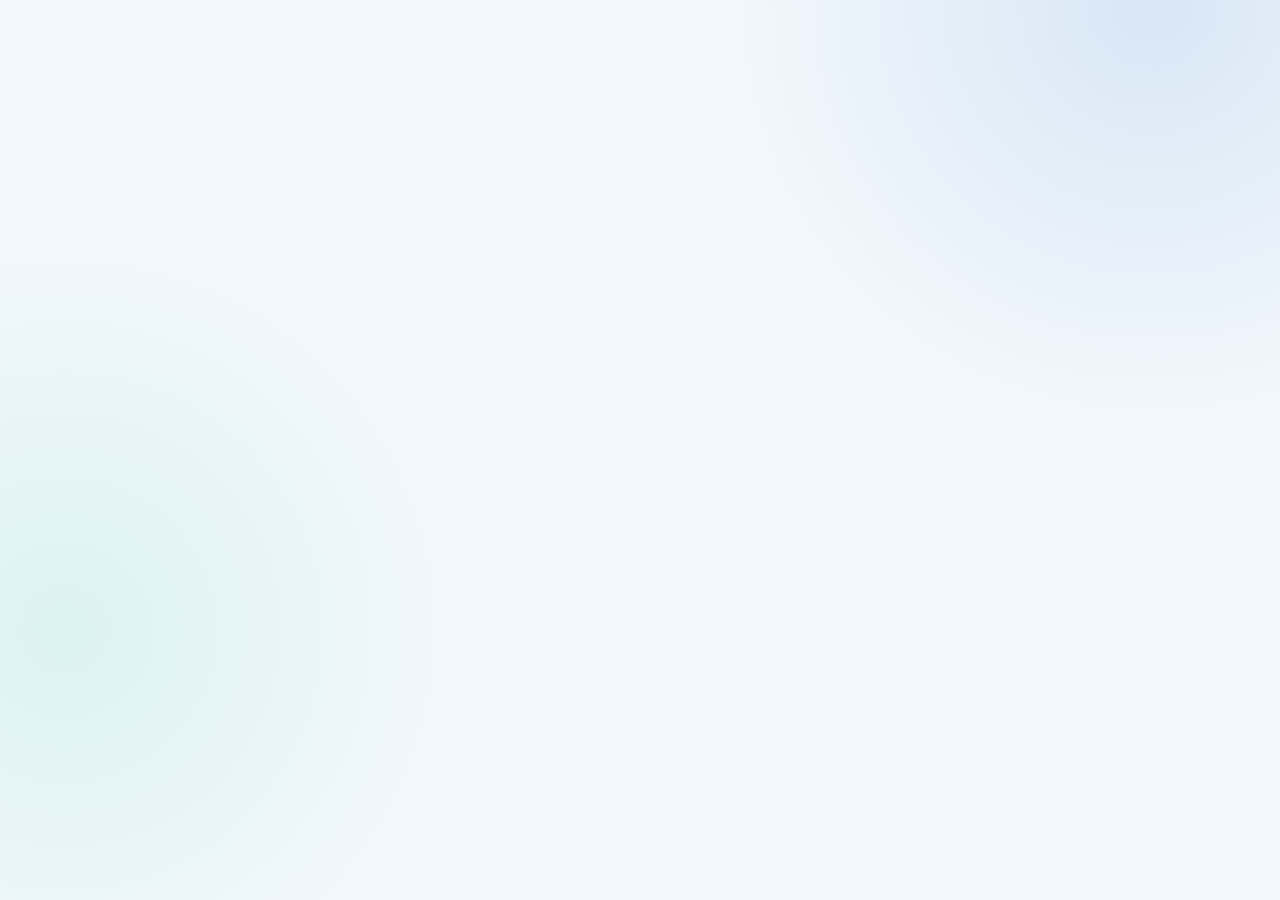
<file: templates/templates/transfers.html>
<!DOCTYPE html>
<html lang="ar" dir="rtl">
<head>
    <meta charset="UTF-8">
    <meta name="viewport" content="width=device-width, initial-scale=1.0">

    <title>SmartCashLine | التحويلات</title>

    <style>
        :root {
            --navy: #071a2f;
            --blue: #1268c4;
            --cyan: #16bfa2;
            --bg: #f3f8fc;
            --text: #10253f;
            --muted: #7b8da0;
            --border: #e3ebf3;
            --white: #ffffff;
        }

        * {
            box-sizing: border-box;
            margin: 0;
            padding: 0;
        }

        body {
            font-family: Arial, Tahoma, sans-serif;
            min-height: 100vh;
            color: var(--text);
            background:
                radial-gradient(circle at 90% 0%, rgba(18,104,196,.12), transparent 30%),
                radial-gradient(circle at 5% 70%, rgba(22,191,162,.10), transparent 30%),
                var(--bg);
        }

        .header {
            height: 70px;
            background: rgba(255,255,255,.9);
            border-bottom: 1px solid var(--border);
            display: flex;
            justify-content: space-between;
            align-items: center;
            padding: 0 20px;
            position: sticky;
            top: 0;
            z-index: 10;
            backdrop-filter: blur(15px);
        }

        .logo {
            font-size: 21px;
            font-weight: 900;
            color: var(--navy);
        }

        .logo span {
            color: var(--cyan);
        }

        .profile {
            width: 40px;
            height: 40px;
            border-radius: 13px;
            background: #edf6fc;
            display: flex;
            align-items: center;
            justify-content: center;
        }

        .container {
            max-width: 1050px;
            margin: auto;
            padding: 27px 17px 100px;
        }

        .page-title {
            margin-bottom: 23px;
        }

        .page-title h1 {
            font-size:
</file>
